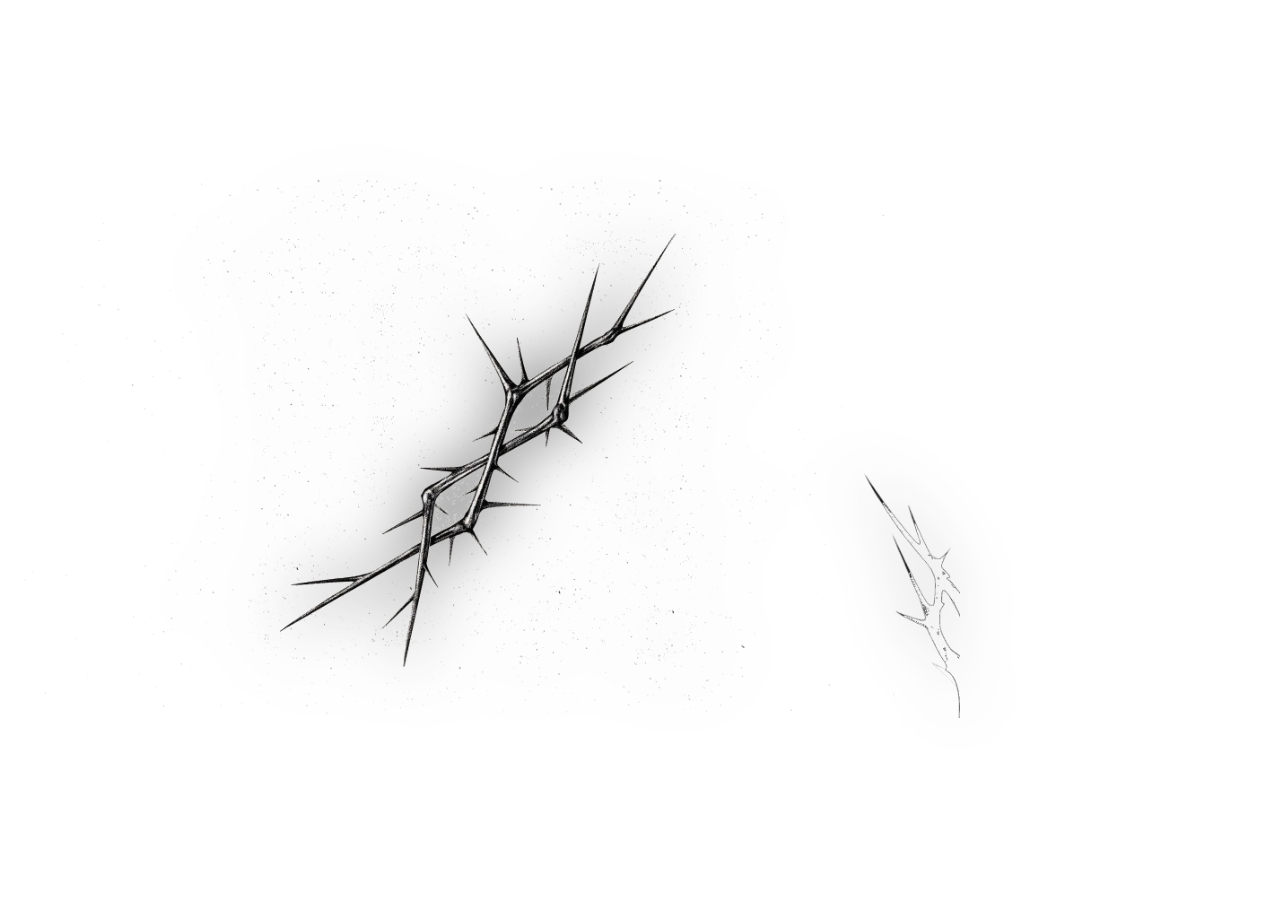
<file: tests/background-test.html>
<!DOCTYPE html>
<html lang="en">
<head>
    <meta charset="UTF-8">
    <meta name="viewport" content="width=device-width, initial-scale=1.0">
    <title>Crucifix Lighting Effect</title>
    <link rel="stylesheet" href="background-styles.css">
</head>
<body>
    <div class="background"></div>
    <div class="cross-container">
        <img src="spikes-extended.png" alt="Cross" class="cross">
    </div>
    <div class="grain-overlay"></div>
    <script src="background-test.js"></script>
</body>
</html>
</file>
<file: tests/background-styles.css>
body, html {
    margin: 0;
    padding: 0;
    width: 100%;
    height: 100%;
    display: flex;
    justify-content: center;
    align-items: center;
    background-color: grey;
    overflow: hidden;
    position: relative;
}

.background {
    position: absolute;
    width: 100%;
    height: 100%;
    background: radial-gradient(circle, rgba(255, 255, 255, 0.8), transparent);
    opacity: 0;
    animation: flicker 3s infinite;
    z-index: 1;
}

.background-container {
    position: relative;
    display: flex;
    justify-content: center;
    align-items: center;
    z-index: 2;
}

.cross {
    position: relative;
    width: 75%; /* Ajusta el tamaño según tu imagen */
    height: auto;
    z-index: 3;

    background-size: contain;
    filter: drop-shadow(0 0 30px rgba(0, 0, 0, 0.8));
    transition: filter 0.1s ease;
}

@keyframes flicker {
    0% { opacity: 0.5; }
    50% { opacity: 0.1; } /*0.8*/
    25% { opacity: 0.2;}
    100% { opacity: 0.3; }
    75% { opacity: 0.4;}
}


/*RESPALDO*/

/* General */

* {
    margin: 0px;
    padding: 0px;
}

body {
    background-color: white;
    color: black;
}

a {
    text-decoration: none;
    color: black;
}

section {
    padding: 10px 100px 10px 100px;
}

/* Nav-Bar */

nav {
    position: fixed; /*Se quedará en su lugar aunque se scrollee*/
    right: 0;
    left: 0;
    top: 0;
    bottom: 0;
    padding: 10px 20px;
    height: 20px;
    border-bottom: 1px solid black;
}

#bar-items {
    width: 100%; /*Buscará ocupar todo lo ancho de la pantalla*/
    display: grid; /*Los items dentro de todo el id="bar-items" van a mostrarse en un grid*/
    grid-template-columns: 1fr 1fr 1fr; /*Las tres columnas tendrán un tamaño dinámico*/
}

.bar-item {
    display: flex; /*Cada elemento bar-item, dentro de su casilla se va a desplegar con flex*/
    align-items: center; /*Para alinear el contenido al centro*/
}

#bar-items #main-menu-icon {
    grid-column: 1/2;
    justify-self: left;
    font-family: "Overpass Mono", monospace;
    font-weight: 500;
    font-size: 15px;
}

#bar-items #nav-bar-cite {
    grid-column: 2/3;
    justify-self: center;
    font-family: "Overpass Mono", monospace;
    font-weight: 150;
    font-size: 10px;
}

#bar-items #services{
    grid-column: 3/4;
    justify-self: end;
    font-family: "Inter", sans-serif;
    font-weight: 500;
    font-size: 15px;
}

/* Banner section */

#banner-section {
    /* padding: 80px 10px 50px 10px; */
    padding: 18%;
    display: flex; /*Elementos sueltos dentro de una sección o div, que quiero se recorran horizontalmente a la derecha*/
    flex-direction: row; /*Se orienta (apila) en filas, no en columnas*/
    flex-wrap: wrap; /*Al llegar al limite, salta a la siguiente fila*/
    align-items: center; /*Alinea en el eje y el contenido para que este a la misma algura*/
    justify-content: center; /*el contenido lo lleva al centro de la pantalla sobre el eje x*/
    gap: 30px;
    border: 1px solid black;
}

#banner-section img {
    max-width: 500px;
}

#banner-section h2 {
    font-family: "Overpass Mono", monospace;
    font-weight: 400;
    font-size: 50px;
}

#blinking_cursor::after{ /*animación para cursor parpadeante con pseudo elemento ::after para agregar algo al final*/
    content: '_';
    animation: blink 1.5s infinite; /*blink (parpadeo) de 1.5s infinito*/
}

@keyframes blink { /*identificador blink definido arriba*/
    0%, 50% {
        opacity: 1;
    }
    50%, 100% {
        opacity: 0;
    }
}

/* Services section */

#services-menu {
    /* padding: 200px 0px; */
    margin: 10% 1% 10% 0%;
}


/* Intern {
    color: aliceblue;
    font-family: "Inter", sans-serif;
    font-weight: 200;
    font-size: 30px;
}

Overpass Mono {
    color: aliceblue;
    font-family: "Overpass Mono", monospace;
    font-weight: 200;
    font-size: 30px;
} */
</file>
